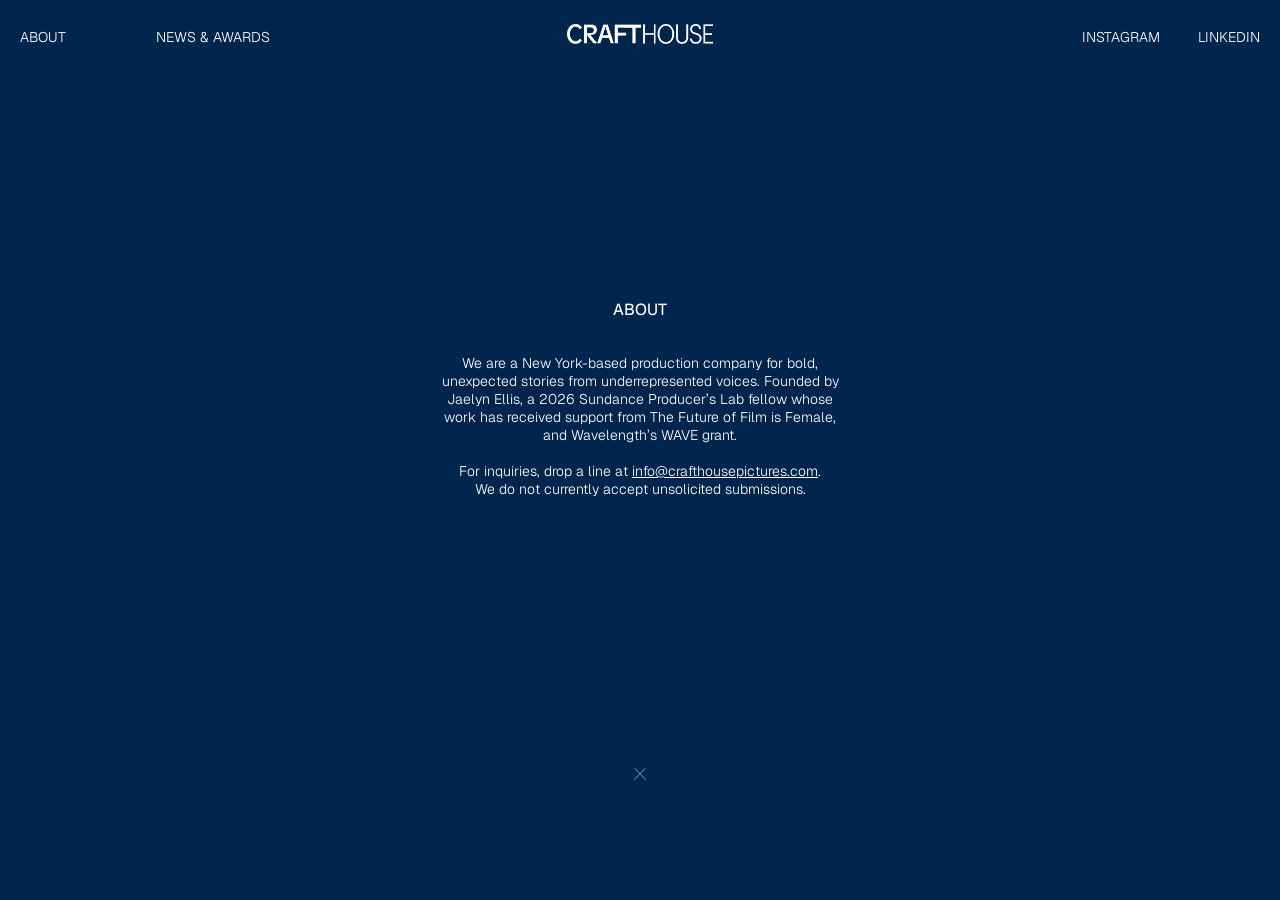
<file: about.html>
<!DOCTYPE html>
<html lang="en">
<head>
    <meta charset="UTF-8">
    <meta name="viewport" content="width=device-width, initial-scale=1.0">
    <title>About — CRAFTHOUSE</title>
    <link rel="stylesheet" href="about.css">
    <link rel="stylesheet" href="mobile-nav.css">
     <link rel="icon" type="image/x-icon" href="media/favicon.png">
    <link rel="preconnect" href="https://fonts.googleapis.com">
    <link rel="preconnect" href="https://fonts.gstatic.com" crossorigin>
    <link href="https://fonts.googleapis.com/css2?family=Geist:ital,wght@0,100..900;1,100..900&display=swap" rel="stylesheet">

      <script>
        // Runs before paint: only browsers lacking native cross-document
        // View Transitions get the JS fade fallback (see style.css / transition.js).
        if (!('startViewTransition' in document)) {
            document.documentElement.classList.add('js-fade');
        }
    </script>

</head>
<body>

     <header class="header">
    <nav class="nav nav--left" aria-label="Primary">
      <a href="about.html">About</a>
      <a href="news.html">News &amp; Awards</a>
    </nav>

    <a href="index.html" class="logo-link">
            <img src="logo.png" style="height: 20px; padding: 4px;" alt="Crafthouse">
        </a>

    <nav class="nav nav--right" aria-label="Social">
      <a href="https://www.instagram.com/crafthousepictures" target="_blank" rel="noopener">Instagram</a>
      <a href="https://www.linkedin.com/company/craft-house-pictures" target="_blank" rel="noopener">LinkedIn</a>
    </nav>
  </header>

            <h1>ABOUT</h1>

            <p class="about-body">We are a New York-based production company for bold, unexpected stories from underrepresented voices. Founded by Jaelyn Ellis, a 2026 Sundance Producer’s Lab fellow whose work has received support from The Future of Film is Female, and Wavelength’s WAVE grant. <br><br>
 
            For inquiries, drop a line at <span style="text-decoration: underline;">info@crafthousepictures.com</span>. <br> We do not currently accept unsolicited submissions.
            </p>


        <div>
            <a href="index.html">
                <img class="icon-button" src="media/X.png" alt="Home">
            </a>
        </div>

<script src="mobile-nav.js"></script>
</body>
</html>
</file>
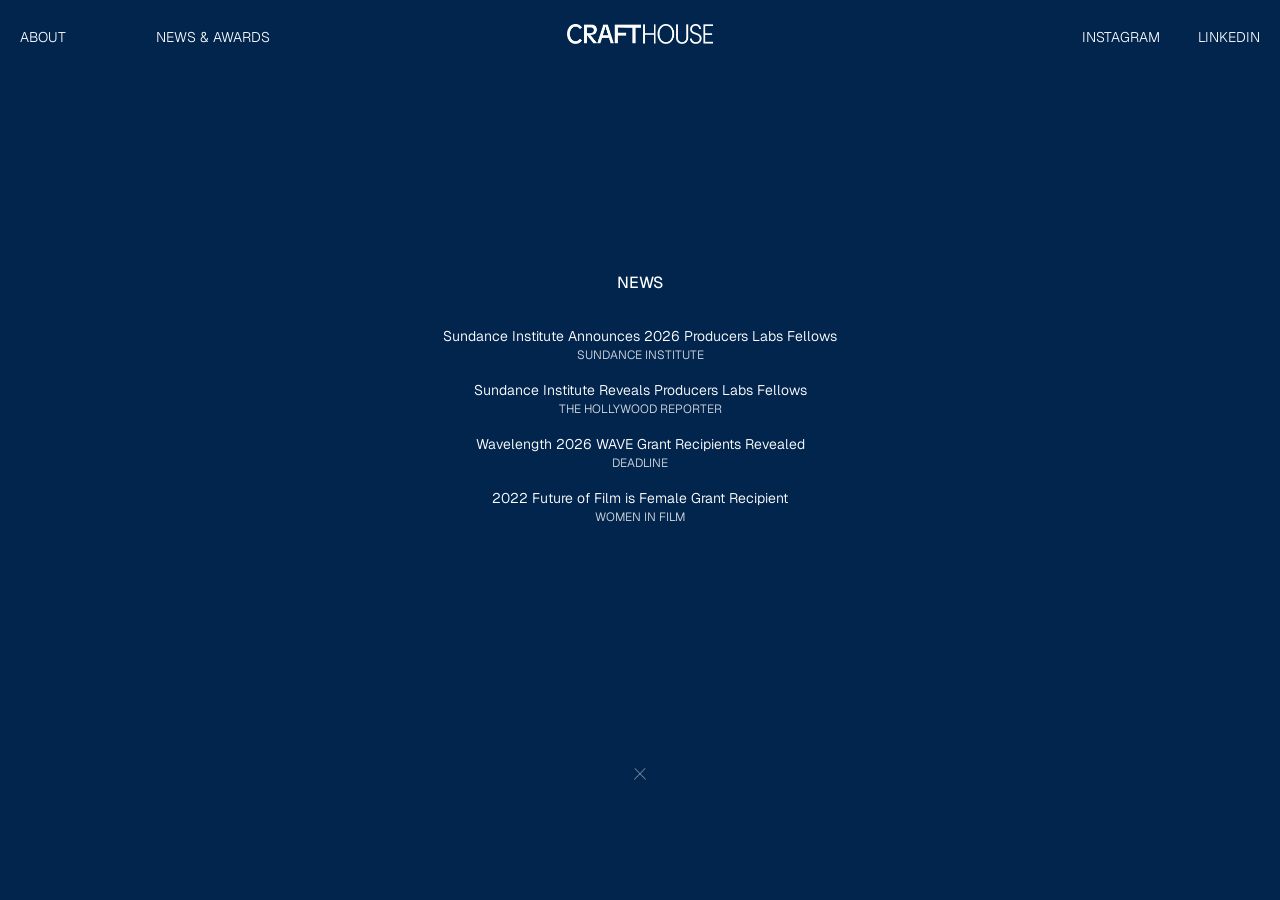
<file: news.html>
<!DOCTYPE html>
<html lang="en">
<head>
    <meta charset="UTF-8">
    <meta name="viewport" content="width=device-width, initial-scale=1.0">
    <title>News — CRAFTHOUSE</title>
    <link rel="stylesheet" href="news.css">
    <link rel="stylesheet" href="mobile-nav.css">
     <link rel="icon" type="image/x-icon" href="media/favicon.png">
    <link rel="preconnect" href="https://fonts.googleapis.com">
    <link rel="preconnect" href="https://fonts.gstatic.com" crossorigin>
    <link href="https://fonts.googleapis.com/css2?family=Geist:ital,wght@0,100..900;1,100..900&display=swap" rel="stylesheet">

      <script>
        // Runs before paint: only browsers lacking native cross-document
        // View Transitions get the JS fade fallback (see style.css / transition.js).
        if (!('startViewTransition' in document)) {
            document.documentElement.classList.add('js-fade');
        }
    </script>

</head>
<body>

     <header class="header">
    <nav class="nav nav--left" aria-label="Primary">
      <a href="about.html">About</a>
      <a href="news.html">News &amp; Awards</a>
    </nav>

    <a href="index.html" class="logo-link">
            <img src="logo.png" style="height: 20px; padding: 4px;" alt="Crafthouse">
        </a>

    <nav class="nav nav--right" aria-label="Social">
      <a href="https://www.instagram.com/crafthousepictures" target="_blank" rel="noopener">Instagram</a>
      <a href="https://www.linkedin.com/company/craft-house-pictures" target="_blank" rel="noopener">LinkedIn</a>
    </nav>
  </header>

            <h1>NEWS</h1>

            <p class="about-body">
            
            <a href="https://www.sundance.org/blogs/sundance-institute-announces-2026-producers-labs-fellows" target="_blank" rel="noopener">Sundance Institute Announces 2026 Producers Labs Fellows</a>
            <br>
            <span style="font-size: 12px; opacity: 0.8; text-transform: uppercase;">Sundance Institute</span>
            <br>
            <br>
            <a href="https://www.hollywoodreporter.com/movies/movie-news/sundance-institute-2026-producers-labs-fellows-1236642235/" target="_blank" rel="noopener">Sundance Institute Reveals Producers Labs Fellows</a>
            <br>
            <span style="font-size: 12px; opacity: 0.8; text-transform: uppercase;">The Hollywood Reporter</span>
            <br>
            <br>
            <a href="https://deadline.com/2026/04/wave-grant-recipients-2026-wavelength-1236871046/" target="_blank" rel="noopener">Wavelength 2026 WAVE Grant Recipients Revealed</a>
            <br>
            <span style="font-size: 12px; opacity: 0.8; text-transform: uppercase;">Deadline</span>
            <br>
            <br>
            <a href="https://www.futureoffilmisfemale.com/girlhood" target="_blank" rel="noopener">2022 Future of Film is Female Grant Recipient</a>
            <br>
            <span style="font-size: 12px; opacity: 0.8; text-transform: uppercase;">Women in Film</span>
            </p>


        <div>
            <a href="index.html">
                <img class="icon-button" src="media/X.png" alt="Home">
            </a>
        </div>

<script src="mobile-nav.js"></script>
</body>
</html>
</file>
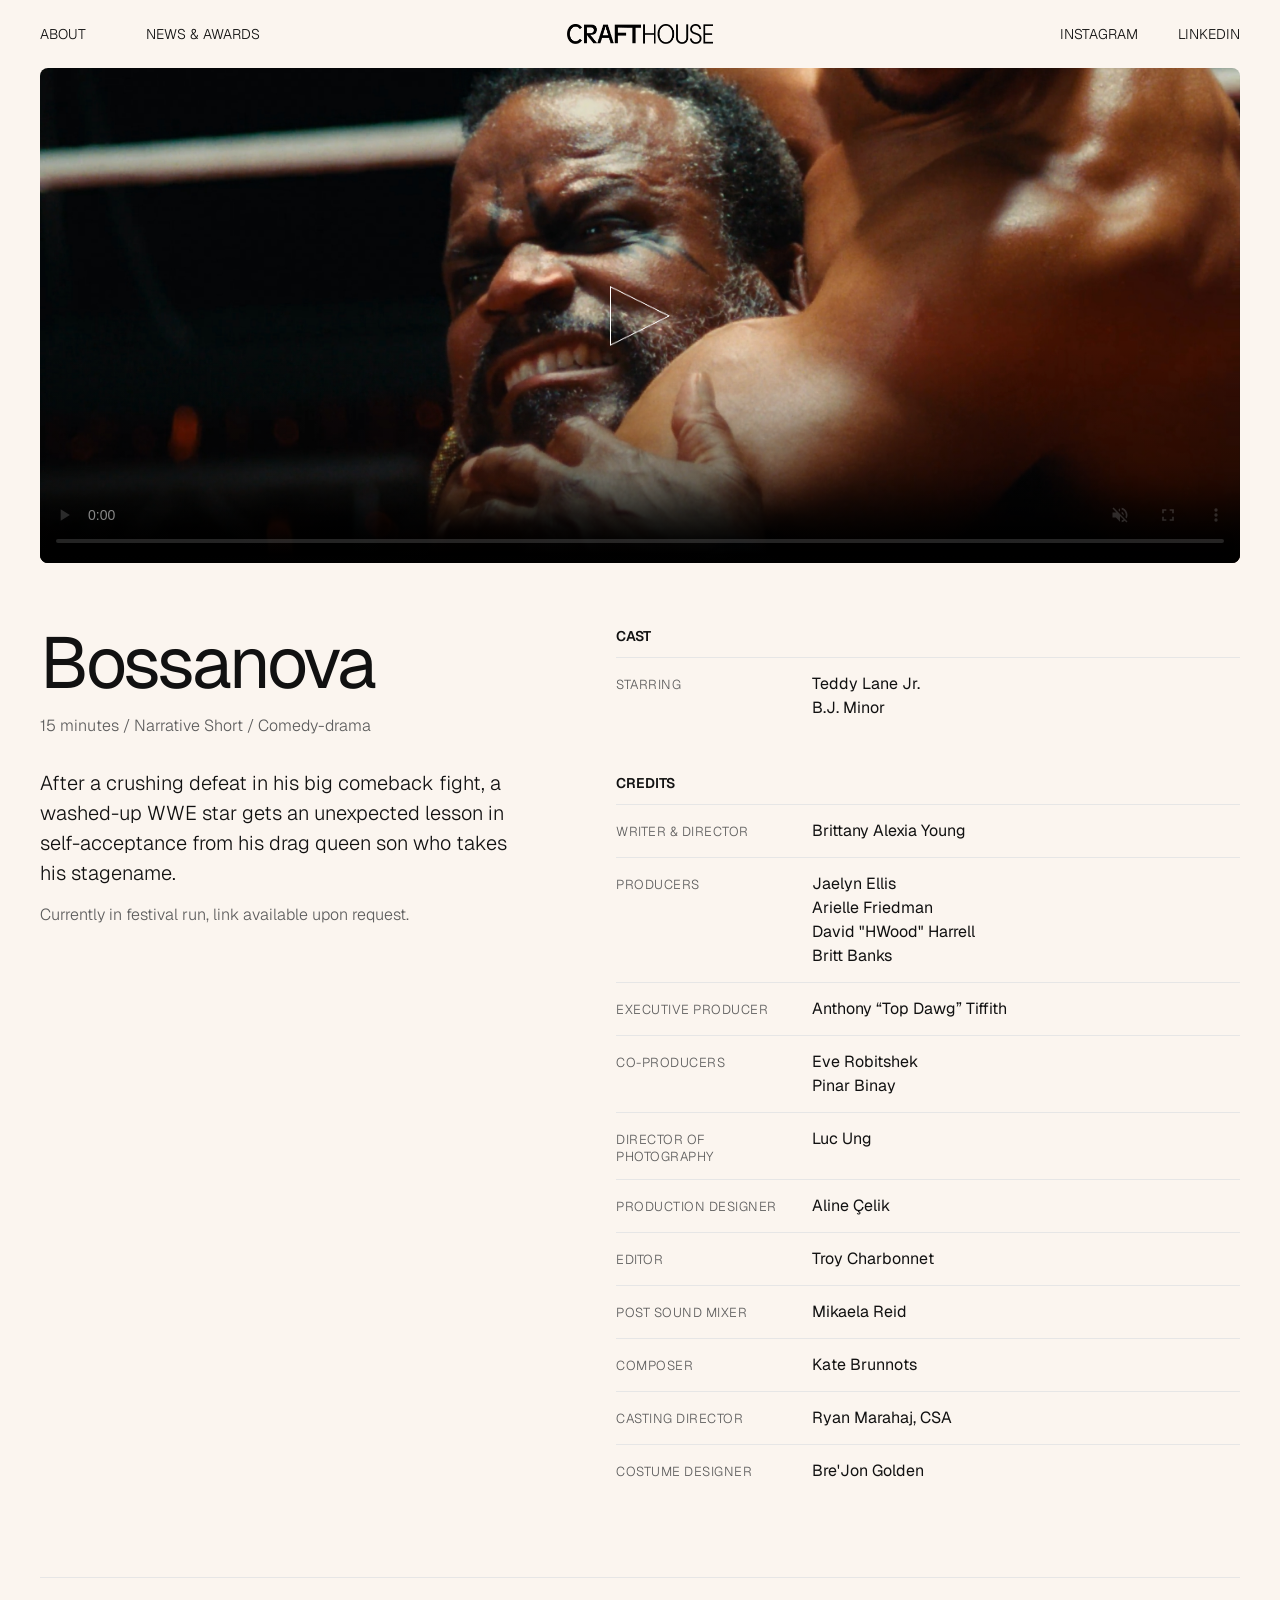
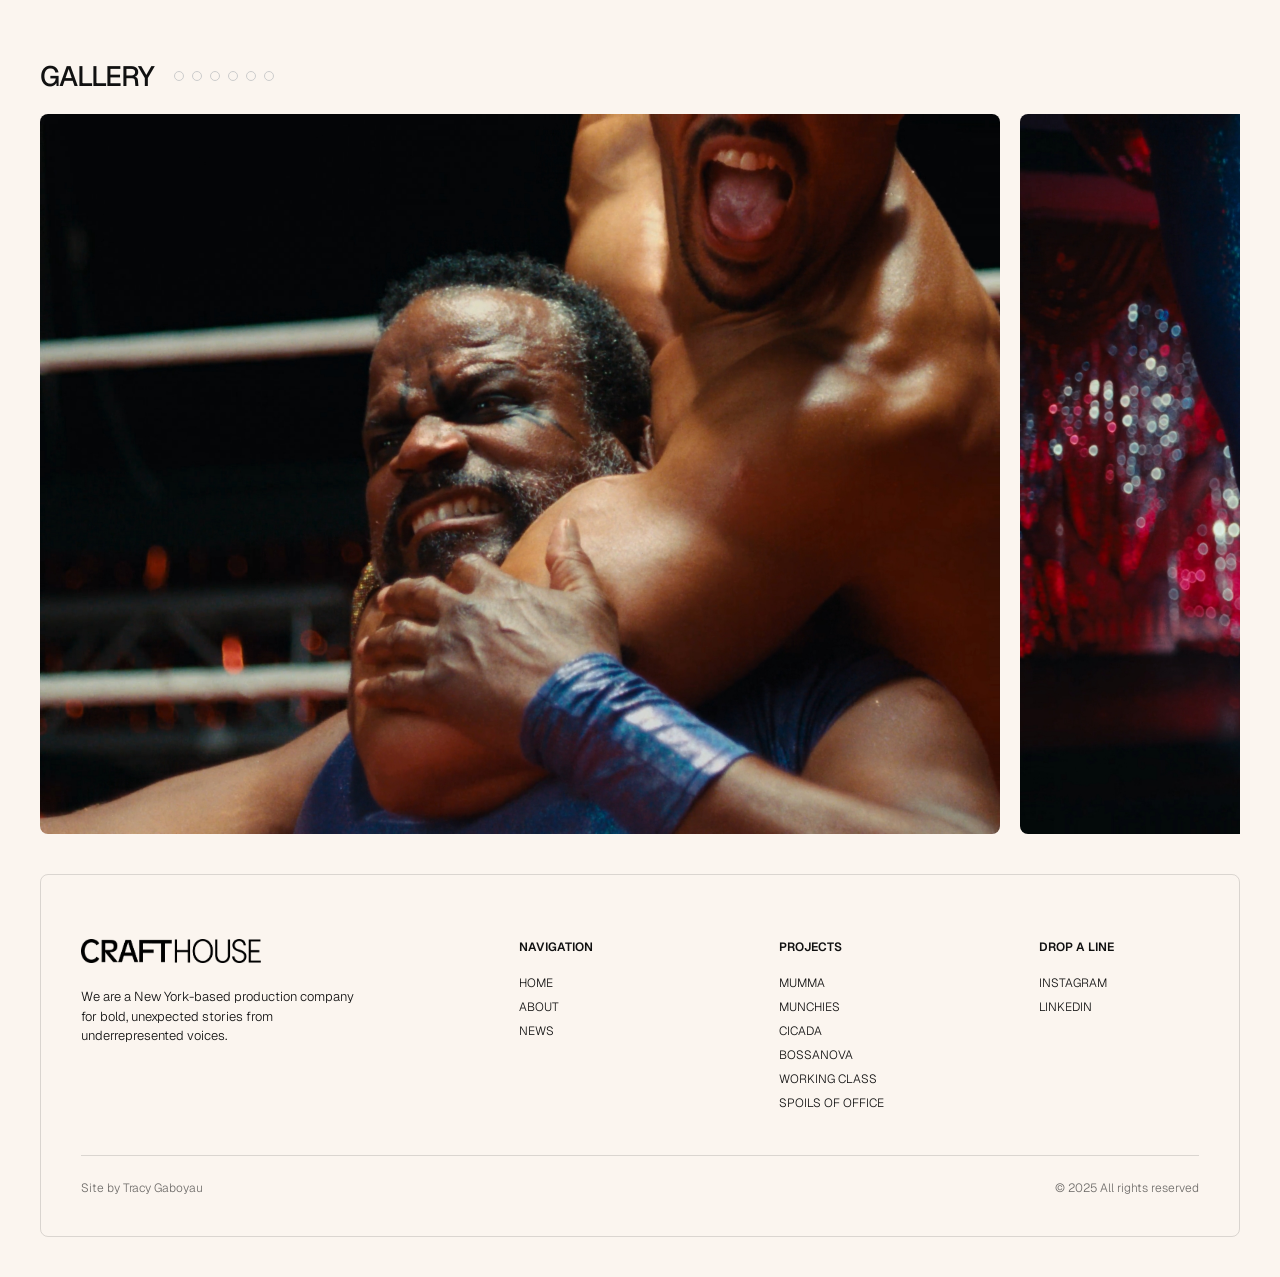
<file: projects/bossanova.html>
<!doctype html>
<html lang="en">
<head>
  <meta charset="utf-8">
  <meta name="viewport" content="width=device-width, initial-scale=1">
  <title>Bossanova — CRAFTHOUSE</title>
  <meta name="description" content="Bossanova — a CRAFTHOUSE project. Project details coming soon.">
  <link rel="icon" type="image/x-icon" href="../media/favicon.png">
  <link rel="preconnect" href="https://fonts.googleapis.com">
  <link rel="preconnect" href="https://fonts.gstatic.com" crossorigin>
  <link href="https://fonts.googleapis.com/css2?family=Geist:wght@300;400;500;600&display=swap" rel="stylesheet">
  <link rel="stylesheet" href="bossanova.css">
  <link rel="stylesheet" href="../mobile-nav.css">
</head>
<body>
  <header class="header">
    <nav class="nav nav--left" aria-label="Primary">
      <a href="../about.html">About</a>
      <a href="../news.html">News &amp; Awards</a>
    </nav>
    <a href="../index.html" class="logo-link"><img src="../logo-black.png" alt="Crafthouse"></a>
    <nav class="nav nav--right" aria-label="Social">
      <a href="https://www.instagram.com/crafthousepictures" target="_blank" rel="noopener">Instagram</a>
      <a href="https://www.linkedin.com/company/craft-house-pictures" target="_blank" rel="noopener">LinkedIn</a>
    </nav>
  </header>
  <section class="hero" aria-label="Bossanova trailer">
    <video controls id="hero-video" class="hero__media" src="../media/bossanova-trailer.mp4" poster="../media/bossanova.png" muted loop playsinline preload="metadata"></video>
    <div class="hero__scrim"></div>
    <button type="button" class="hero__play-btn" id="play-trigger" aria-label="Play trailer">
      <img src="../media/play.png" alt="">
    </button>
  </section>
  <main>
    <section class="credits">
      <div class="credits__intro">
        <h1 class="title">Bossanova</h1>
        <p class="meta">15 minutes / Narrative Short / Comedy-drama</p>
        <p class="synopsis">After a crushing defeat in his big comeback fight, a washed-up WWE star gets an unexpected lesson in self-acceptance from his drag queen son who takes his stagename.</p>
        <p class="meta">Currently in festival run, link available upon request.</p>
      </div>

      <!-- Right column -->
      <div class="credits__list">

        <div class="credit-group">
          <h2 class="group-title">Cast</h2>
          <div class="credit">
            <p class="label">Starring</p>
            <ul>
              <li>Teddy Lane Jr.</li>
              <li>B.J. Minor</li>
            </ul>
          </div>
        </div>

        <div class="credit-group">
          <h2 class="group-title">Credits</h2>
          <div class="credit">
            <p class="label">Writer &amp; Director</p>
            <ul><li>Brittany Alexia Young</li></ul>
          </div>
          <div class="credit">
            <p class="label">Producers</p>
            <ul>
              <li>Jaelyn Ellis</li>
              <li>Arielle Friedman</li>
              <li>David "HWood" Harrell</li>
              <li>Britt Banks</li>
            </ul>
          </div>
          <div class="credit">
            <p class="label">Executive Producer</p>
            <ul>
              <li>Anthony “Top Dawg” Tiffith</li>
            </ul>
          </div>
          <div class="credit">
            <p class="label">Co-Producers</p>
            <ul>
              <li>Eve Robitshek</li>
              <li>Pinar Binay</li>
            </ul>
          </div>
          <div class="credit">
            <p class="label">Director of Photography</p>
            <ul><li>Luc Ung</li></ul>
          </div>
          <div class="credit">
            <p class="label">Production Designer</p>
            <ul><li>Aline Çelik</li></ul>
          </div>
          <div class="credit">
            <p class="label">Editor</p>
            <ul><li>Troy Charbonnet</li></ul>
          </div>
          <div class="credit">
            <p class="label">Post Sound Mixer</p>
            <ul><li>Mikaela Reid</li></ul>
          </div>
          <div class="credit">
            <p class="label">Composer</p>
            <ul><li>Kate Brunnots</li></ul>
          </div>
          <div class="credit">
            <p class="label">Casting Director</p>
            <ul><li>Ryan Marahaj, CSA</li></ul>
          </div>
          <div class="credit">
            <p class="label">Costume Designer</p>
            <ul><li>Bre'Jon Golden</li></ul>
          </div>
        </div>

      </div>
    </section>

    <!-- GALLERY -->
    <section class="carousel">
      <div class="carousel-header">
        <h2 class="section-title">Gallery</h2>
        <div class="carousel-nav">
          <button type="button" data-slide="0" aria-label="Show image 1"></button>
          <button type="button" data-slide="1" aria-label="Show image 2"></button>
          <button type="button" data-slide="2" aria-label="Show image 3"></button>
          <button type="button" data-slide="3" aria-label="Show image 4"></button>
          <button type="button" data-slide="4" aria-label="Show image 5"></button>
          <button type="button" data-slide="5" aria-label="Show image 6"></button>
        </div>
      </div>

      <div class="carousel-track">
        <div class="carousel-slide">
          <img src="../media/BOSSANOVA STILL_6.jpg" alt="">
        </div>
        <div class="carousel-slide">
          <img src="../media/BOSSANOVA STILL_7.jpg" alt="">
        </div>
        <div class="carousel-slide">
          <img src="../media/BOSSANOVA STILL_1.jpg" alt="">
        </div>
        <div class="carousel-slide">
          <img src="../media/BOSSANOVA STILL_2.jpg" alt="">
        </div>
        <div class="carousel-slide">
          <img src="../media/BOSSANOVA STILL_3.jpg" alt="">
        </div>
        <div class="carousel-slide">
          <img src="../media/BOSSANOVA STILL_5.jpg" alt="">
        </div>
      </div>
    </section>

  </main>
  <footer class="main-footer">
    <div class="footer-brand">
      <a href="../index.html"><img src="../media/footer-logo.png" alt="Crafthouse"></a>
      <p class="about-sentence">We are a New York-based production company for bold, unexpected stories from underrepresented voices.</p>
    </div>
    <div class="links-container">
      <div class="footer-group">
        <h2 class="footer-heading">Navigation</h2>
        <ul>
          <li><a href="../index.html">HOME</a></li>
          <li><a href="../about.html">ABOUT</a></li>
          <li><a href="../news.html">NEWS</a></li>
        </ul>
      </div>
      <div class="footer-group">
        <h2 class="footer-heading">Projects</h2>
        <ul>
          <li><a href="mumma.html">MUMMA</a></li>
          <li><a href="munchies.html">MUNCHIES</a></li>
          <li><a href="cicada.html">CICADA</a></li>
          <li><a href="bossanova.html">BOSSANOVA</a></li>
          <li><a href="working-class.html">WORKING CLASS</a></li>
          <li><a href="spoils-of-office.html">SPOILS OF OFFICE</a></li>
        </ul>
      </div>
      <div class="footer-group">
        <h2 class="footer-heading">Drop a Line</h2>
        <ul>
          <li><a href="https://www.instagram.com/crafthousepictures" target="_blank" rel="noopener">INSTAGRAM</a></li>
          <li><a href="https://www.linkedin.com/company/craft-house-pictures" target="_blank" rel="noopener">LINKEDIN</a></li>
        </ul>
      </div>
    </div>
    <div class="footer-bottom">
      <hr class="footer-rule">
      <div class="tags">
        <span>Site by <a href="https://tracygaboyau.com" target="_blank" rel="noopener">Tracy Gaboyau</a></span>
        <span>© 2025 All rights reserved</span>
      </div>
    </div>
  </footer>
  <script>
    const video = document.getElementById('hero-video');
    const playButton = document.getElementById('play-trigger');
    playButton.addEventListener('click', function () {
      video.play();
    });
    video.addEventListener('play', function () {
      playButton.style.display = 'none';
      video.classList.add('is-playing');
    });

    const galleryTrack = document.querySelector('.carousel-track');
    document.querySelectorAll('.carousel-nav button').forEach(function (button) {
      button.addEventListener('click', function () {
        const slide = galleryTrack.children[Number(button.dataset.slide)];
        if (!slide) return;

        const left = slide.getBoundingClientRect().left
                   - galleryTrack.getBoundingClientRect().left
                   + galleryTrack.scrollLeft;
        galleryTrack.scrollTo({ left: left, behavior: 'smooth' });
      });
    });
  </script>
  <script src="../mobile-nav.js"></script>
</body>
</html>
</file>
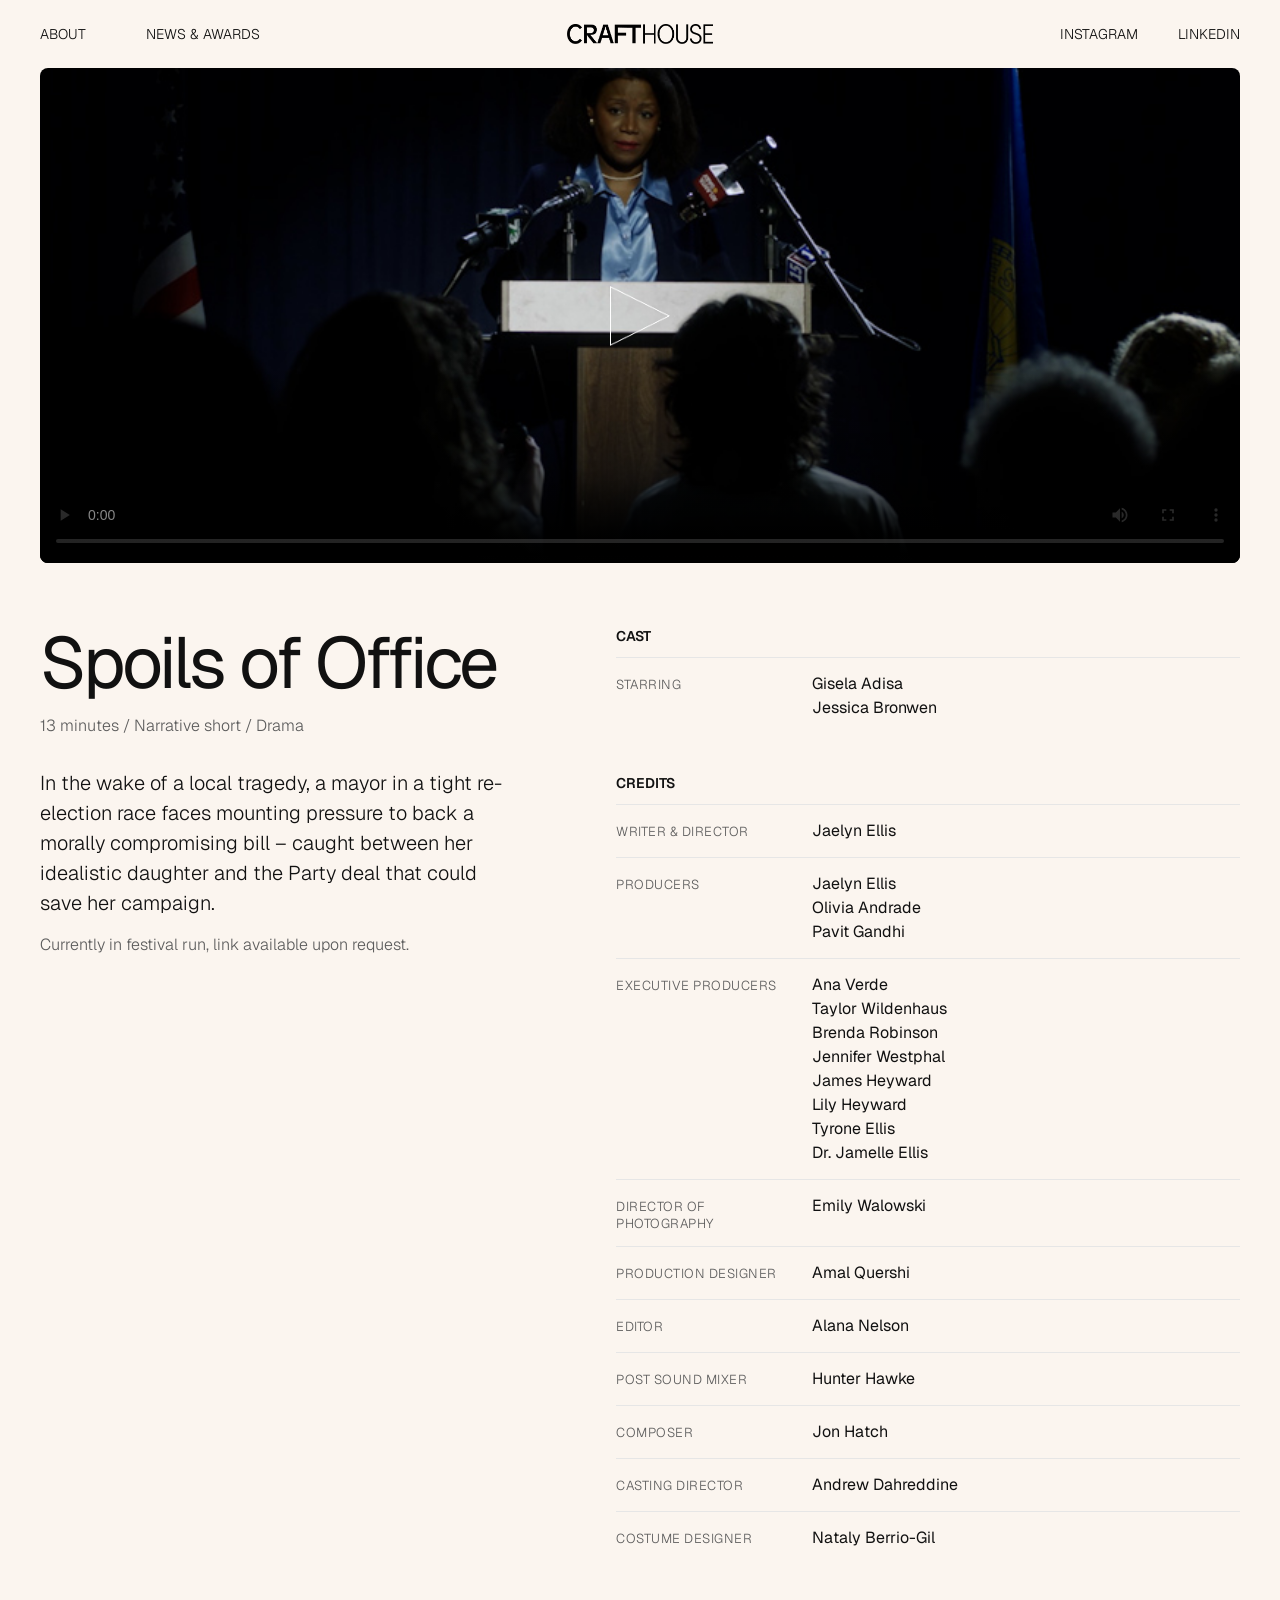
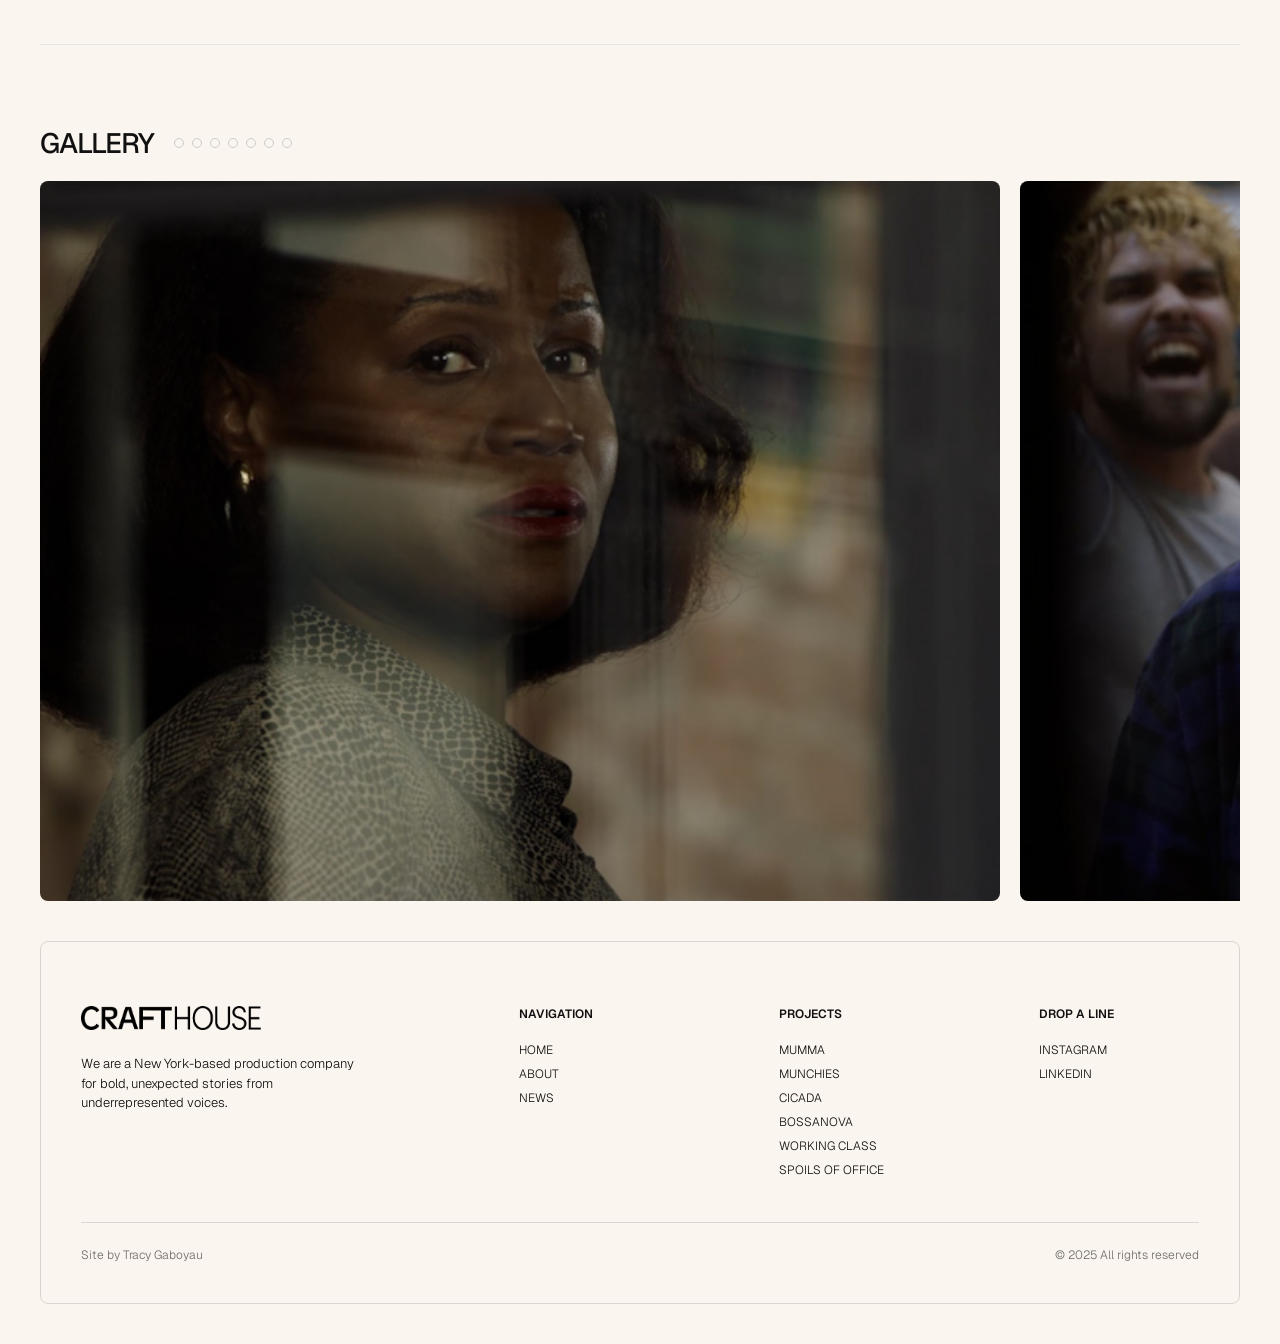
<file: projects/spoils-of-office.html>
<!doctype html>
<html lang="en">
<head>
  <meta charset="utf-8">
  <meta name="viewport" content="width=device-width, initial-scale=1">
  <title>Spoils of Office — CRAFTHOUSE</title>
  <meta name="description" content="Spoils of Office — a CRAFTHOUSE project. Project details coming soon.">
  <link rel="icon" type="image/x-icon" href="../media/favicon.png">
  <link rel="preconnect" href="https://fonts.googleapis.com">
  <link rel="preconnect" href="https://fonts.gstatic.com" crossorigin>
  <link href="https://fonts.googleapis.com/css2?family=Geist:wght@300;400;500;600&display=swap" rel="stylesheet">
  <link rel="stylesheet" href="spoils-of-office.css">
  <link rel="stylesheet" href="../mobile-nav.css">
</head>
<body>
  <header class="header">
    <nav class="nav nav--left" aria-label="Primary">
      <a href="../about.html">About</a>
      <a href="../news.html">News &amp; Awards</a>
    </nav>
    <a href="../index.html" class="logo-link"><img src="../logo-black.png" alt="Crafthouse"></a>
    <nav class="nav nav--right" aria-label="Social">
      <a href="https://www.instagram.com/crafthousepictures" target="_blank" rel="noopener">Instagram</a>
      <a href="https://www.linkedin.com/company/craft-house-pictures" target="_blank" rel="noopener">LinkedIn</a>
    </nav>
  </header>
   <!-- TRAILER -->
  <section class="hero">
    <video
      id="hero-video"
      class="hero__media"
      src="../media/spoils-of-office trailer.mp4"
      poster="../media/spoils of office 4.png"
      controls loop playsinline preload="metadata">
    </video>

    <div class="hero__scrim"></div>

    <button type="button" class="hero__play-btn" id="play-trigger" aria-label="Play trailer">
      <img src="../media/play.png" alt="">
    </button>
  </section>

  <main>
    <section class="credits">
      <div class="credits__intro">
        <h1 class="title">Spoils of Office</h1>
        <p class="meta">13 minutes / Narrative short / Drama</p>
        <p class="synopsis">In the wake of a local tragedy, a mayor in a tight re-election race faces mounting pressure to back a morally compromising bill – caught between her idealistic daughter and the Party deal that could save her campaign.</p>
        <p class="meta">Currently in festival run, link available upon request.</p>
      </div>
      <!-- Right column -->
      <div class="credits__list">

        <div class="credit-group">
          <h2 class="group-title">Cast</h2>
          <div class="credit">
            <p class="label">Starring</p>
            <ul>
              <li>Gisela Adisa</li>
              <li>Jessica Bronwen</li>
            </ul>
          </div>
        </div>

        <div class="credit-group">
          <h2 class="group-title">Credits</h2>
          <div class="credit">
            <p class="label">Writer &amp; Director</p>
            <ul><li>Jaelyn Ellis</li></ul>
          </div>
          <div class="credit">
            <p class="label">Producers</p>
            <ul>
              <li>Jaelyn Ellis</li>
              <li>Olivia Andrade</li>
              <li>Pavit Gandhi</li>
            </ul>
          </div>
          <div class="credit">
            <p class="label">Executive Producers</p>
            <ul>
              <li>Ana Verde</li>
              <li>Taylor Wildenhaus</li>
              <li>Brenda Robinson</li>
              <li>Jennifer Westphal</li>
              <li>James Heyward</li>
              <li>Lily Heyward</li>
              <li>Tyrone Ellis</li>
              <li>Dr. Jamelle Ellis</li>
            </ul>
          </div>
          <div class="credit">
            <p class="label">Director of Photography</p>
            <ul><li>Emily Walowski</li></ul>
          </div>
          <div class="credit">
            <p class="label">Production Designer</p>
            <ul><li>Amal Quershi</li></ul>
          </div>
          <div class="credit">
            <p class="label">Editor</p>
            <ul><li>Alana Nelson</li></ul>
          </div>
          <div class="credit">
            <p class="label">Post Sound Mixer</p>
            <ul><li>Hunter Hawke</li></ul>
          </div>
          <div class="credit">
            <p class="label">Composer</p>
            <ul><li>Jon Hatch</li></ul>
          </div>
          <div class="credit">
            <p class="label">Casting Director</p>
            <ul><li>Andrew Dahreddine</li></ul>
          </div>
          <div class="credit">
            <p class="label">Costume Designer</p>
            <ul><li>Nataly Berrio-Gil</li></ul>
          </div>
        </div>

      </div>
    </section>

    <!-- GALLERY -->
    <section class="carousel">
      <div class="carousel-header">
        <h2 class="section-title">Gallery</h2>
        <div class="carousel-nav">
          <button type="button" data-slide="0" aria-label="Show image 1"></button>
          <button type="button" data-slide="1" aria-label="Show image 2"></button>
          <button type="button" data-slide="2" aria-label="Show image 3"></button>
          <button type="button" data-slide="3" aria-label="Show image 4"></button>
          <button type="button" data-slide="4" aria-label="Show image 5"></button>
          <button type="button" data-slide="5" aria-label="Show image 6"></button>
          <button type="button" data-slide="6" aria-label="Show image 7"></button>
        </div>
      </div>

      <div class="carousel-track">
        <div class="carousel-slide">
          <img src="../media/spoils of office 1.png" alt="">
        </div>
        <div class="carousel-slide">
          <img src="../media/spoils of office 2.png" alt="">
        </div>
        <div class="carousel-slide">
          <img src="../media/spoils of office 3.png" alt="">
        </div>
        <div class="carousel-slide">
          <img src="../media/spoils of office 4.png" alt="">
        </div>
        <div class="carousel-slide">
          <img src="../media/spoils of office 5.png" alt="">
        </div>
        <div class="carousel-slide">
          <img src="../media/spoils of office 6.png" alt="">
        </div>
        <div class="carousel-slide">
          <img src="../media/spoils of office 7.png" alt="">
        </div>
      </div>
    </section>
  </main>
  <footer class="main-footer">
    <div class="footer-brand">
      <a href="../index.html"><img src="../media/footer-logo.png" alt="Crafthouse"></a>
      <p class="about-sentence">We are a New York-based production company for bold, unexpected stories from underrepresented voices.</p>
    </div>
    <div class="links-container">
      <div class="footer-group">
        <h2 class="footer-heading">Navigation</h2>
        <ul>
          <li><a href="../index.html">HOME</a></li>
          <li><a href="../about.html">ABOUT</a></li>
          <li><a href="../news.html">NEWS</a></li>
        </ul>
      </div>
      <div class="footer-group">
        <h2 class="footer-heading">Projects</h2>
        <ul>
          <li><a href="mumma.html">MUMMA</a></li>
          <li><a href="munchies.html">MUNCHIES</a></li>
          <li><a href="cicada.html">CICADA</a></li>
          <li><a href="bossanova.html">BOSSANOVA</a></li>
          <li><a href="working-class.html">WORKING CLASS</a></li>
          <li><a href="spoils-of-office.html">SPOILS OF OFFICE</a></li>
        </ul>
      </div>
      <div class="footer-group">
        <h2 class="footer-heading">Drop a Line</h2>
        <ul>
          <li><a href="https://www.instagram.com/crafthousepictures" target="_blank" rel="noopener">INSTAGRAM</a></li>
          <li><a href="https://www.linkedin.com/company/craft-house-pictures" target="_blank" rel="noopener">LINKEDIN</a></li>
        </ul>
      </div>
    </div>
    <div class="footer-bottom">
      <hr class="footer-rule">
      <div class="tags">
        <span>Site by <a href="https://tracygaboyau.com" target="_blank" rel="noopener">Tracy Gaboyau</a></span>
        <span>© 2025 All rights reserved</span>
      </div>
    </div>
  </footer>
  <script src="../mobile-nav.js">
    </script>
    <script>

    const video = document.getElementById('hero-video');
    const playButton = document.getElementById('play-trigger');
    playButton.addEventListener('click', function () {
      video.play();
    });
    video.addEventListener('play', function () {
      playButton.style.display = 'none';
      video.classList.add('is-playing');
    });

    const galleryTrack = document.querySelector('.carousel-track');
    document.querySelectorAll('.carousel-nav button').forEach(function (button) {
      button.addEventListener('click', function () {
        const slide = galleryTrack.children[Number(button.dataset.slide)];
        if (!slide) return;

        const left = slide.getBoundingClientRect().left
                   - galleryTrack.getBoundingClientRect().left
                   + galleryTrack.scrollLeft;
        galleryTrack.scrollTo({ left: left, behavior: 'smooth' });
      });
    });
  </script>
</body>
</html>
</file>
<file: about.css>
/* Smooth, modern crossfade between index.html and about.html */
@view-transition {
    navigation: auto;
}
 
::view-transition-old(root),
::view-transition-new(root) {
    animation-duration: 0.45s;
    animation-timing-function: cubic-bezier(0.4, 0, 0.2, 1);
}
 
@media (prefers-reduced-motion: reduce) {
    ::view-transition-old(root),
    ::view-transition-new(root) {
        animation: none;
    }
}

/* Fallback for browsers without native cross-document View Transitions
   (Safari, Firefox) — see transition.js. Only applied when html.js-fade
   is present, so Chromium browsers are unaffected. */
html.js-fade body {
    opacity: 0;
    transition: opacity 0.38s ease;
}
 
html.js-fade body.is-visible {
    opacity: 1;
}
 
@media (prefers-reduced-motion: reduce) {
    html.js-fade body {
        transition: none;
        opacity: 1;
    }
}


html, body {
  margin: 0;
  height: 100%;
  background-color: #02254E; 
  color: var(--ink);
  font-family: var(--font);
  font-weight: 300;
  -webkit-font-smoothing: antialiased;
  overflow: hidden;                      /* scroll is hijacked by script.js */
  overscroll-behavior: none;
}

body {
  display: grid;
  place-items: center; /* Centers both horizontally and vertically */
  align-content: center; /* Centers vertically */
}

/* ---------- Header ---------- */
.header {
  position: fixed;
  inset: 0 0 auto 0;
  z-index: 10;
  display: grid;
  grid-template-columns: 1fr auto 1fr;
  align-items: center;
  padding: 20px;
  pointer-events: none;
  color: #ffffff;
  font-family: "Geist", sans-serif;
}

.header a { pointer-events: auto; }

.nav {
  display: flex;
  gap: clamp(32px, 7vw, 100px);
  font-size: 14px;
  font-weight: 300;
  text-transform: uppercase;
}

.nav a:hover {

  transition: opacity 0.3s var(--ease);
  opacity: 0.8;
}

  

.nav--right { justify-content: flex-end; gap: clamp(24px, 3vw, 56px); }

.nav a {
  position: relative;
  opacity: 1;
  transition: opacity 0.3s var(--ease);
}


.icon-button {
    width: 12px;
    height: 12px;
    display: block;
    
    /* Added this line */
    position: fixed; 
    
    /* Positioning and Centering */
    bottom: 120px;
    left: 50%;
    transform: translateX(-50%);
}

a { color: inherit; text-decoration: none; }

.icon-button:hover {
    opacity: 0.6;
}



.about-body {
    color: #ffffff;
    font-size: 14px;
    font-family: "Geist", sans-serif;
    font-weight: 300;
    width: 400px;
    text-align: center;
    padding-bottom: 100px;

}


h1 {
    color: #ffffff;
    font-size: 16px;
    font-family: "Geist", sans-serif;
    font-weight: 450;
    text-align: center;
    margin-bottom: 20px;
}

@media (max-width: 768px) {

    .header {
        padding: 0px;
        color: #cecece;
    }
    .about-body {
        width: 300px;
    }
}
</file>
<file: mobile-nav.css>
.mobile-menu-toggle,
.mobile-menu-backdrop,
.mobile-menu {
  display: none;
}

@media (max-width: 768px) {
  .header {
    grid-template-columns: 1fr auto 1fr;
    min-height: 68px;
  }

  .header .nav--left,
  .header .nav--right {
    display: none;
  }


  .header .logo-link {
    grid-column: 2;
    grid-row: 1;
    justify-self: center;
  }

  .mobile-menu-toggle {
    position: absolute;
    top: 12px;
    left: 16px;
    z-index: 22;
    display: grid;
    width: 44px;
    height: 44px;
    align-content: center;
    justify-items: center;
    gap: 6px;
    padding: 0;
    border: 0;
    background: transparent;
    color: inherit;
    cursor: pointer;
    pointer-events: auto;
  }

  .mobile-menu-toggle span {
    width: 24px;
    height: 1px;
    border-radius: 2px;
    background: currentColor;
    transition: transform 0.2s ease;
  }

  .mobile-menu-toggle[aria-expanded="true"] span:first-child {
    transform: translateY(4px) rotate(45deg);
  }

  .mobile-menu-toggle[aria-expanded="true"] span:last-child {
    transform: translateY(-4px) rotate(-45deg);
  }

  .mobile-menu-backdrop:not([hidden]) {
    position: fixed;
    inset: 0;
    z-index: 20;
    display: block;
    width: 100%;
    height: 100%;
    padding: 0;
    border: 0;
    background: rgba(0, 0, 0, 0.55);
    cursor: pointer;
    pointer-events: auto;
  }

  .mobile-menu:not([hidden]) {
    position: fixed;
    inset: 0 auto 0 0;
    z-index: 21;
    display: flex;
    width: min(82vw, 320px);
    height: 100vh;
    flex-direction: column;
    gap: 28px;
    padding: 96px 32px 32px;
    background: #fbf5ef;
    color: #111;
    box-shadow: 8px 0 32px rgba(0, 0, 0, 0.16);
    font-size: 14px;
    font-weight: 400;
    letter-spacing: 0.04em;
    text-transform: uppercase;
    pointer-events: auto;
  }

  .mobile-menu a {
    width: fit-content;
  }

  .mobile-menu a:hover {
    opacity: 0.6;
  }
}
</file>
<file: news.css>
/* Smooth, modern crossfade between index.html and about.html */
@view-transition {
    navigation: auto;
}
 
::view-transition-old(root),
::view-transition-new(root) {
    animation-duration: 0.45s;
    animation-timing-function: cubic-bezier(0.4, 0, 0.2, 1);
}
 
@media (prefers-reduced-motion: reduce) {
    ::view-transition-old(root),
    ::view-transition-new(root) {
        animation: none;
    }
}

/* Fallback for browsers without native cross-document View Transitions
   (Safari, Firefox) — see transition.js. Only applied when html.js-fade
   is present, so Chromium browsers are unaffected. */
html.js-fade body {
    opacity: 0;
    transition: opacity 0.38s ease;
}
 
html.js-fade body.is-visible {
    opacity: 1;
}
 
@media (prefers-reduced-motion: reduce) {
    html.js-fade body {
        transition: none;
        opacity: 1;
    }
}


html, body {
  margin: 0;
  height: 100%;
  background-color: #02254E; 
  color: var(--ink);
  font-family: var(--font);
  font-weight: 300;
  -webkit-font-smoothing: antialiased;
  overflow: hidden;                      /* scroll is hijacked by script.js */
  overscroll-behavior: none;
}

body {
  display: grid;
  place-items: center; /* Centers both horizontally and vertically */
  align-content: center; /* Centers vertically */
}

/* ---------- Header ---------- */
.header {
  position: fixed;
  inset: 0 0 auto 0;
  z-index: 10;
  display: grid;
  grid-template-columns: 1fr auto 1fr;
  align-items: center;
  padding: 20px;
  pointer-events: none;
  color: #ffffff;
  font-family: "Geist", sans-serif;
}

.header a { pointer-events: auto; }

.nav {
  display: flex;
  gap: clamp(32px, 7vw, 100px);
  font-size: 14px;
  font-weight: 300;
  text-transform: uppercase;
}

.nav a:hover {
  opacity: 0.8;
}

  

.nav--right { justify-content: flex-end; gap: clamp(24px, 3vw, 56px); }

.nav a {
  position: relative;
  opacity: 1;
}


.icon-button {
    width: 12px;
    height: 12px;
    display: block;
    
    /* Added this line */
    position: fixed; 
    
    /* Positioning and Centering */
    bottom: 120px;
    left: 50%;
    transform: translateX(-50%);
}

a {
  color: inherit;
  text-decoration: none;
  transition: opacity 0.3s ease;
}

@media (prefers-reduced-motion: reduce) {
    a {
        transition: none;
    }
}

.icon-button:hover {
    opacity: 0.6;
}



.about-body {
    color: #ffffff;
    font-size: 14px;
    font-family: "Geist", sans-serif;
    font-weight: 350;
    width: 450px;
    text-align: center;
    padding-bottom: 100px;

}

a:hover {
    opacity: 0.8;
}

h1 {
    color: #ffffff;
    font-size: 16px;
    font-family: "Geist", sans-serif;
    font-weight: 450;
    text-align: center;
    margin-bottom: 20px;
}

@media (max-width: 768px) {

    .header {
        padding: 0px;
        color: #cecece;
    }

    .about-body {
        width: 300px;
    }
}
</file>
<file: projects/bossanova.css>
/* ---------- Basics ---------- */

* { box-sizing: border-box; }

body {
  margin: 0;
  background: #FBF5EF;
  color: #111;
  font-family: "Geist", sans-serif;
  font-weight: 300;
  font-size: 14px;
}

img, video { display: block; max-width: 100%; }
ul { list-style: none; margin: 0; padding: 0; }
a { color: inherit; text-decoration: none; }
h1, h2, h3, p { margin: 0; }

/* Small uppercase label used across the page */
.label {
  font-size: 13px;
  font-weight: 300;
  letter-spacing: 0.5px;
  text-transform: uppercase;
  color: #5c5c5c;
}

/* Fade links a little on hover */
.nav a, .footer-group a, .tags a { transition: opacity 0.3s ease; }
.nav a:hover, .footer-group a:hover, .tags a:hover { opacity: 0.6; }


/* ---------- Header ---------- */

.header {
  display: grid;
  grid-template-columns: 1fr auto 1fr;
  align-items: center;
  padding: 20px 40px;
}

.logo-link img {
  height: 28px;
  padding: 4px;
}

.nav {
  display: flex;
  gap: 60px;
  font-size: 14px;
  text-transform: uppercase;
}

.nav--right {
  justify-content: flex-end;
  gap: 40px;
}


/* ---------- Hero (trailer) ---------- */

.hero {
  position: relative;
  margin: 0 40px;
  height: 55vh;
  overflow: hidden;
  border-radius: 8px;
  background: #000;
}

.hero__media {
  width: 100%;
  height: 100%;
  object-fit: cover;
}

.hero__media.is-playing {
  object-fit: contain;
}

/* Dark fade at the bottom of the video */
.hero__scrim {
  position: absolute;
  top: 0;
  left: 0;
  width: 100%;
  height: 100%;
  background: linear-gradient(180deg, rgba(0, 0, 0, 0) 55%, rgba(0, 0, 0, 0.6) 100%);
  pointer-events: none;   /* lets clicks pass through to the video */
}

.hero__play-btn {
  position: absolute;
  top: 50%;
  left: 50%;
  transform: translate(-50%, -50%);   /* centers the button */
  z-index: 2;
  padding: 0;
  border: 0;
  background: none;
  cursor: pointer;
  transition: transform 0.3s ease;
}

.hero__play-btn:hover {
  transform: translate(-50%, -50%) scale(1.1);
}

.hero__play-btn img {
  width: 60px;
  height: 60px;
}


/* ---------- Title, synopsis and credits ---------- */

/* Two columns: title + synopsis on the left, credits on the right */
.credits {
  display: grid;
  grid-template-columns: 1fr 1.3fr;
  column-gap: 96px;
  align-items: start;
  margin: 0 40px;
  padding: 64px 0 80px;
  border-bottom: 1px solid #e6e6e6;
}

/* Keeps the left column in view while the credits scroll.
   Delete these two lines to turn that off. */
.credits__intro {
  position: sticky;
  top: 40px;
}

.title {
  font-size: 72px;
  font-weight: 400;
  letter-spacing: -3px;
  line-height: 1;
}

.meta {
  margin-top: 16px;
  font-size: 16px;
  color: #5c5c5c;
}

.synopsis {
  margin-top: 32px;
  max-width: 480px;
  font-size: 20px;
  line-height: 1.5;
}

/* Right column: Cast, Direction & production, Crafts */
.credits__list {
  display: flex;
  flex-direction: column;
  gap: 40px;
}

.group-title {
  margin-bottom: 12px;
  font-size: 14px;
  font-weight: 600;
  text-transform: uppercase;
}

/* One row = label on the left, names on the right */
.credit {
  display: grid;
  grid-template-columns: 180px 1fr;
  align-items: baseline;   /* lines the label up with the first name */
  gap: 16px;
  padding: 14px 0;
  border-top: 1px solid #e6e6e6;
}

.credit li {
  font-size: 16px;
  font-weight: 400;
  line-height: 1.5;
  text-transform: capitalize;
}


/* ---------- Gallery ---------- */

.carousel {
  padding: 40px 40px 0 40px;
}

/* "Gallery" heading with the dots next to it */
.carousel-header {
  display: flex;
  align-items: center;
  gap: 20px;
  margin-top: 40px;
  margin-bottom: 20px;
}

.section-title {
  font-size: 28px;
  font-weight: 500;
  letter-spacing: -1px;
  text-transform: uppercase;
}

.carousel-nav {
  display: flex;
  gap: 8px;
}

.carousel-nav button {
  width: 10px;
  height: 10px;
  padding: 0;
  border: 1px solid #ccc;
  border-radius: 50%;
  background: none;
  cursor: pointer;
  transition: background 0.3s ease;
}

.carousel-nav button:hover {
  background: #888;
}

/* The row of images you scroll sideways */
.carousel-track {
  display: flex;
  gap: 20px;
  overflow-x: auto;
  scroll-snap-type: x mandatory;
}

.carousel-slide {
  flex: 0 0 auto;
  width: 80%;
  scroll-snap-align: start;
}

.carousel-slide img {
  width: 100%;
  aspect-ratio: 4 / 3;
  object-fit: cover;
  border-radius: 8px;
}


/* ---------- Footer ---------- */

.main-footer {
  display: flex;
  flex-wrap: wrap;
  justify-content: space-between;
  align-items: flex-start;
  gap: 40px 64px;
  margin: 40px;
  padding: 64px 40px 0;
  border: 1px solid rgba(31, 31, 31, 0.15);
  border-radius: 8px;
}

.footer-brand {
  display: flex;
  flex-direction: column;
  gap: 24px;
}

.footer-brand img {
  height: auto;
  max-width: 180px;
}

.about-sentence {
  max-width: 280px;
  font-size: 13px;
  line-height: 1.5;
}

.links-container {
  display: flex;
  flex-wrap: wrap;
  gap: 40px 100px;
}

.footer-group {
  width: 160px;
}

.footer-heading {
  margin-bottom: 16px;
  font-size: 12px;
  font-weight: 600;
  text-transform: uppercase;
}

.footer-group ul {
  font-size: 12px;
  text-transform: uppercase;
}

.footer-group a {
  display: inline-block;
  padding: 4px 0;
}

.footer-bottom {
  flex: 0 0 100%;
}

.footer-rule {
  margin: 0 0 24px;
  border: 0;
  border-top: 1px solid rgba(31, 31, 31, 0.15);
}

.tags {
  display: flex;
  flex-wrap: wrap;
  justify-content: space-between;
  gap: 24px;
  padding-bottom: 40px;
  font-size: 12px;
  opacity: 0.6;
}


/* =====================================================
   SMALLER SCREENS
   Each block only applies when the window is this wide or narrower.
   ===================================================== */

@media (max-width: 1100px) {
  /* Credits stack: title and synopsis on top, credits below */
  .credits {
    grid-template-columns: 1fr;
    row-gap: 40px;
  }

  .credits__intro {
    position: static;   /* turns the sticky behavior off */
  }

  .main-footer {
    flex-direction: column;
  }
}

@media (max-width: 768px) {
  /* Side margins shrink from 40px to 20px */
  .header { padding: 20px; }
  .hero { margin: 0 20px; }
  .credits { margin: 0 20px; padding: 40px 0 56px; }
  .carousel { padding: 0 20px; }
  .festival-details { margin: 24px 20px 0; }
  .main-footer { margin: 20px; padding: 40px 20px 0; gap: 40px; }

  .nav { gap: 24px; }
  .nav--right { gap: 20px; }

  .laurel-strip { margin-top: 40px; padding-bottom: 40px; }
  .laurel-strip > .label { margin: 0 20px 40px; }
  .laurel-track { gap: 40px; padding: 0 20px; }
  .laurel-track img { height: 56px; }
  .laurel-marquee.is-animated .laurel-track { gap: 40px; padding: 0 40px 0 0; }

  .links-container { gap: 40px; }
  .footer-group { width: auto; min-width: 140px; }
  .hero__play-btn { display: none; }
}

@media (max-width: 560px) {
  .title { font-size: 52px; }

  /* Credit label sits above the names instead of beside them */
  .credit {
    grid-template-columns: 1fr;
    gap: 4px;
  }
}
</file>
<file: projects/spoils-of-office.css>
/* ---------- Basics ---------- */

* { box-sizing: border-box; }

body {
  margin: 0;
  background: #FBF5EF;
  color: #111;
  font-family: "Geist", sans-serif;
  font-weight: 300;
  font-size: 14px;
}

img, video { display: block; max-width: 100%; }
ul { list-style: none; margin: 0; padding: 0; }
a { color: inherit; text-decoration: none; }
h1, h2, h3, p { margin: 0; }

/* Small uppercase label used across the page */
.label {
  font-size: 13px;
  font-weight: 300;
  letter-spacing: 0.5px;
  text-transform: uppercase;
  color: #5c5c5c;
}

/* Fade links a little on hover */
.nav a, .footer-group a, .tags a { transition: opacity 0.3s ease; }
.nav a:hover, .footer-group a:hover, .tags a:hover { opacity: 0.6; }


/* ---------- Header ---------- */

.header {
  display: grid;
  grid-template-columns: 1fr auto 1fr;
  align-items: center;
  padding: 20px 40px;
}

.logo-link img {
  height: 28px;
  padding: 4px;
}

.nav {
  display: flex;
  gap: 60px;
  font-size: 14px;
  text-transform: uppercase;
}

.nav--right {
  justify-content: flex-end;
  gap: 40px;
}


/* ---------- Hero (trailer) ---------- */

.hero {
  position: relative;
  margin: 0 40px;
  height: 55vh;
  overflow: hidden;
  border-radius: 8px;
  background: #000;
}

.hero__media {
  width: 100%;
  height: 100%;
  object-fit: cover;
}

.hero__media.is-playing {
  object-fit: contain;
}

/* Dark fade at the bottom of the video */
.hero__scrim {
  position: absolute;
  top: 0;
  left: 0;
  width: 100%;
  height: 100%;
  background: linear-gradient(180deg, rgba(0, 0, 0, 0) 55%, rgba(0, 0, 0, 0.6) 100%);
  pointer-events: none;   /* lets clicks pass through to the video */
}

.hero__play-btn {
  position: absolute;
  top: 50%;
  left: 50%;
  transform: translate(-50%, -50%);   /* centers the button */
  z-index: 2;
  padding: 0;
  border: 0;
  background: none;
  cursor: pointer;
  transition: transform 0.3s ease;
}

.hero__play-btn:hover {
  transform: translate(-50%, -50%) scale(1.1);
}

.hero__play-btn img {
  width: 60px;
  height: 60px;
}


/* ---------- Title, synopsis and credits ---------- */

/* Two columns: title + synopsis on the left, credits on the right */
.credits {
  display: grid;
  grid-template-columns: 1fr 1.3fr;
  column-gap: 96px;
  align-items: start;
  margin: 0 40px;
  padding: 64px 0 80px;
  border-bottom: 1px solid #e6e6e6;
}

/* Keeps the left column in view while the credits scroll.
   Delete these two lines to turn that off. */
.credits__intro {
  position: sticky;
  top: 40px;
}

.title {
  font-size: 72px;
  font-weight: 400;
  letter-spacing: -3px;
  line-height: 1;
}

.meta {
  margin-top: 16px;
  font-size: 16px;
  color: #5c5c5c;
}

.synopsis {
  margin-top: 32px;
  max-width: 480px;
  font-size: 20px;
  line-height: 1.5;
}

/* Right column: Cast, Direction & production, Crafts */
.credits__list {
  display: flex;
  flex-direction: column;
  gap: 40px;
}

.group-title {
  margin-bottom: 12px;
  font-size: 14px;
  font-weight: 600;
  text-transform: uppercase;
}

/* One row = label on the left, names on the right */
.credit {
  display: grid;
  grid-template-columns: 180px 1fr;
  align-items: baseline;   /* lines the label up with the first name */
  gap: 16px;
  padding: 14px 0;
  border-top: 1px solid #e6e6e6;
}

.credit li {
  font-size: 16px;
  font-weight: 400;
  line-height: 1.5;
  text-transform: capitalize;
}


/* ---------- Gallery ---------- */

.carousel {
  padding: 40px 40px 0 40px;
}

/* "Gallery" heading with the dots next to it */
.carousel-header {
  display: flex;
  align-items: center;
  gap: 20px;
  margin-top: 40px;
  margin-bottom: 20px;
}

.section-title {
  font-size: 28px;
  font-weight: 500;
  letter-spacing: -1px;
  text-transform: uppercase;
}

.carousel-nav {
  display: flex;
  gap: 8px;
}

.carousel-nav button {
  width: 10px;
  height: 10px;
  padding: 0;
  border: 1px solid #ccc;
  border-radius: 50%;
  background: none;
  cursor: pointer;
  transition: background 0.3s ease;
}

.carousel-nav button:hover {
  background: #888;
}

/* The row of images you scroll sideways */
.carousel-track {
  display: flex;
  gap: 20px;
  overflow-x: auto;
  scroll-snap-type: x mandatory;
}

.carousel-slide {
  flex: 0 0 auto;
  width: 80%;
  scroll-snap-align: start;
}

.carousel-slide img {
  width: 100%;
  aspect-ratio: 4 / 3;
  object-fit: cover;
  border-radius: 8px;
}


/* ---------- Footer ---------- */

.main-footer {
  display: flex;
  flex-wrap: wrap;
  justify-content: space-between;
  align-items: flex-start;
  gap: 40px 64px;
  margin: 40px;
  padding: 64px 40px 0;
  border: 1px solid rgba(31, 31, 31, 0.15);
  border-radius: 8px;
}

.footer-brand {
  display: flex;
  flex-direction: column;
  gap: 24px;
}

.footer-brand img {
  height: auto;
  max-width: 180px;
}

.about-sentence {
  max-width: 280px;
  font-size: 13px;
  line-height: 1.5;
}

.links-container {
  display: flex;
  flex-wrap: wrap;
  gap: 40px 100px;
}

.footer-group {
  width: 160px;
}

.footer-heading {
  margin-bottom: 16px;
  font-size: 12px;
  font-weight: 600;
  text-transform: uppercase;
}

.footer-group ul {
  font-size: 12px;
  text-transform: uppercase;
}

.footer-group a {
  display: inline-block;
  padding: 4px 0;
}

.footer-bottom {
  flex: 0 0 100%;
}

.footer-rule {
  margin: 0 0 24px;
  border: 0;
  border-top: 1px solid rgba(31, 31, 31, 0.15);
}

.tags {
  display: flex;
  flex-wrap: wrap;
  justify-content: space-between;
  gap: 24px;
  padding-bottom: 40px;
  font-size: 12px;
  opacity: 0.6;
}


/* =====================================================
   SMALLER SCREENS
   Each block only applies when the window is this wide or narrower.
   ===================================================== */

@media (max-width: 1100px) {
  /* Credits stack: title and synopsis on top, credits below */
  .credits {
    grid-template-columns: 1fr;
    row-gap: 40px;
  }

  .credits__intro {
    position: static;   /* turns the sticky behavior off */
  }

  .main-footer {
    flex-direction: column;
  }
}

@media (max-width: 768px) {
  /* Side margins shrink from 40px to 20px */
  .header { padding: 20px; }
  .hero { margin: 0 20px; }
  .credits { margin: 0 20px; padding: 40px 0 56px; }
  .carousel { padding: 0 20px; }
  .festival-details { margin: 24px 20px 0; }
  .main-footer { margin: 20px; padding: 40px 20px 0; gap: 40px; }

  .nav { gap: 24px; }
  .nav--right { gap: 20px; }

  .laurel-strip { margin-top: 40px; padding-bottom: 40px; }
  .laurel-strip > .label { margin: 0 20px 40px; }
  .laurel-track { gap: 40px; padding: 0 20px; }
  .laurel-track img { height: 56px; }
  .laurel-marquee.is-animated .laurel-track { gap: 40px; padding: 0 40px 0 0; }

  .links-container { gap: 40px; }
  .footer-group { width: auto; min-width: 140px; }
  .hero__play-btn { display: none; }
}

@media (max-width: 560px) {
  .title { font-size: 52px; }

  /* Credit label sits above the names instead of beside them */
  .credit {
    grid-template-columns: 1fr;
    gap: 4px;
  }
}
</file>
